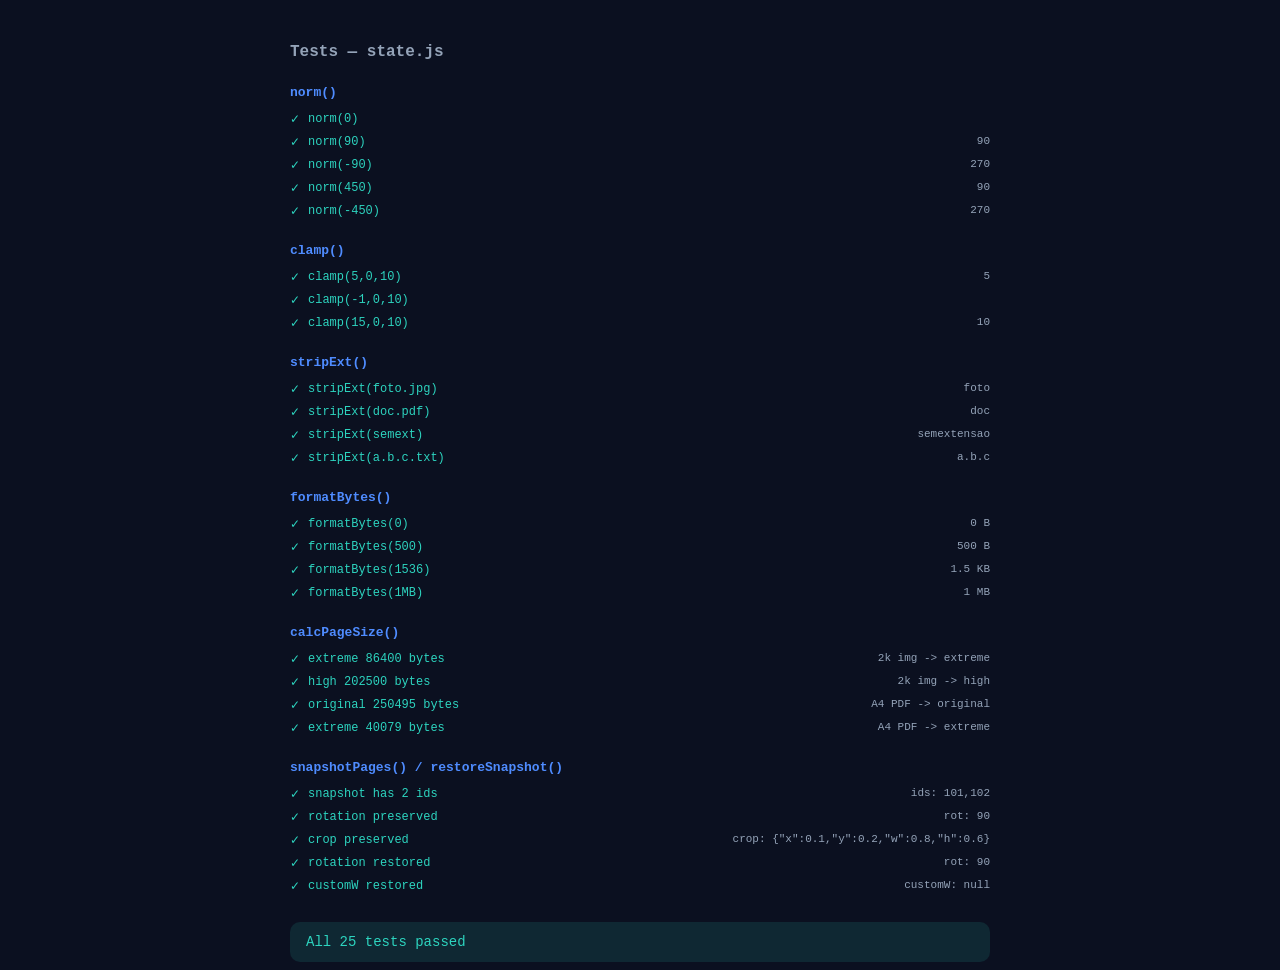
<file: tests/test.html>
<!DOCTYPE html>
<html lang="en">
<head>
  <meta charset="UTF-8" />
  <title>Tests — PDF Editor</title>
  <style>
    body { font-family: 'JetBrains Mono', monospace; background: #0b1020; color: #f8fafc; padding: 32px; max-width: 700px; margin: auto; }
    h1 { color: #94a3b8; font-size: 16px; margin-bottom: 24px; }
    .group { margin-bottom: 20px; }
    .group h2 { font-size: 13px; color: #4f8cff; margin: 0 0 8px; }
    .case { font-size: 12px; padding: 4px 0; display: flex; gap: 8px; }
    .case.pass { color: #2dd4bf; }
    .case.pass::before { content: '✓'; }
    .case.fail { color: #fb7185; }
    .case.fail::before { content: '✗'; }
    .case .msg { color: #94a3b8; margin-left: auto; font-size: 11px; }
    #summary { margin-top: 24px; padding: 12px 16px; border-radius: 10px; font-size: 14px; }
    #summary.pass { background: rgba(45,212,191,.12); color: #2dd4bf; }
    #summary.fail { background: rgba(251,113,133,.12); color: #fb7185; }
  </style>
</head>
<body>
  <h1>Tests — state.js</h1>
  <div id="output"></div>
  <div id="summary"></div>

  <script>
    var pdfjsLib = { GlobalWorkerOptions: {} };
  </script>
  <script src="../js/state.js"></script>
  <script>
    var results = [];
    var passed = 0;
    var failed = 0;

    function assert(condition, name, detail) {
      var ok = !!condition;
      results.push({ ok: ok, name: name, detail: detail || '' });
      ok ? passed++ : failed++;
    }

    function group(title) {
      var el = document.createElement('div');
      el.className = 'group';
      el.innerHTML = '<h2>' + title + '</h2>';
      document.getElementById('output').appendChild(el);
      return el;
    }

    function addCase(ok, name, detail) {
      var el = document.createElement('div');
      el.className = 'case ' + (ok ? 'pass' : 'fail');
      el.textContent = (ok ? '' : '') + name;
      if (detail) {
        var s = document.createElement('span');
        s.className = 'msg';
        s.textContent = detail;
        el.appendChild(s);
      }
      document.getElementById('output').lastChild.appendChild(el);
    }

    function test(name, fn) {
      try {
        var prevLength = results.length;
        fn();
        for (var i = prevLength; i < results.length; i++) {
          addCase(results[i].ok, results[i].name, results[i].detail);
        }
      } catch (e) {
        assert(false, name, e.message);
        addCase(false, name, e.message);
      }
    }

    // ════ norm ════
    var g = group('norm()');
    test('norm(0) = 0', function() { assert(norm(0) === 0, 'norm(0)', norm(0)); });
    test('norm(90) = 90', function() { assert(norm(90) === 90, 'norm(90)', norm(90)); });
    test('norm(-90) = 270', function() { assert(norm(-90) === 270, 'norm(-90)', norm(-90)); });
    test('norm(450) = 90', function() { assert(norm(450) === 90, 'norm(450)', norm(450)); });
    test('norm(-450) = 270', function() { assert(norm(-450) === 270, 'norm(-450)', norm(-450)); });

    // ════ clamp ════
    g = group('clamp()');
    test('clamp(5, 0, 10) = 5', function() { assert(clamp(5, 0, 10) === 5, 'clamp(5,0,10)', clamp(5,0,10)); });
    test('clamp(-1, 0, 10) = 0', function() { assert(clamp(-1, 0, 10) === 0, 'clamp(-1,0,10)', clamp(-1,0,10)); });
    test('clamp(15, 0, 10) = 10', function() { assert(clamp(15, 0, 10) === 10, 'clamp(15,0,10)', clamp(15,0,10)); });

    // ════ stripExt ════
    g = group('stripExt()');
    test('stripExt("foto.jpg") = "foto"', function() { assert(stripExt('foto.jpg') === 'foto', 'stripExt(foto.jpg)', stripExt('foto.jpg')); });
    test('stripExt("doc.pdf") = "doc"', function() { assert(stripExt('doc.pdf') === 'doc', 'stripExt(doc.pdf)', stripExt('doc.pdf')); });
    test('stripExt("semextensao") = "semextensao"', function() { assert(stripExt('semextensao') === 'semextensao', 'stripExt(semext)', stripExt('semextensao')); });
    test('stripExt("a.b.c.txt") = "a.b.c"', function() { assert(stripExt('a.b.c.txt') === 'a.b.c', 'stripExt(a.b.c.txt)', stripExt('a.b.c.txt')); });

    // ════ formatBytes ════
    g = group('formatBytes()');
    test('formatBytes(0) = "0 B"', function() { assert(formatBytes(0) === '0 B', 'formatBytes(0)', formatBytes(0)); });
    test('formatBytes(500) = "500 B"', function() { assert(formatBytes(500) === '500 B', 'formatBytes(500)', formatBytes(500)); });
    test('formatBytes(1536) = "1.5 KB"', function() { assert(formatBytes(1536) === '1.5 KB', 'formatBytes(1536)', formatBytes(1536)); });
    test('formatBytes(1048576) = "1 MB"', function() { assert(formatBytes(1048576) === '1 MB', 'formatBytes(1MB)', formatBytes(1048576)); });

    // ════ calcPageSize ════
    g = group('calcPageSize()');
    var mockPage = function(opts) { return Object.assign({ customW: null, customH: null, crop: null, type: 'image' }, opts); };

    var pImg2k = mockPage({ origW: 2000, origH: 1500 });
    test('calcPageSize(2k img, extreme)', function() {
      var sz = calcPageSize(pImg2k, 'extreme');
      assert(sz > 0 && sz < 900 * 900, 'extreme ' + Math.round(sz) + ' bytes', '2k img -> extreme');
    });
    test('calcPageSize(2k img, high)', function() {
      var sz = calcPageSize(pImg2k, 'high');
      assert(sz > 0, 'high ' + Math.round(sz) + ' bytes', '2k img -> high');
    });

    var pPDF = mockPage({ type: 'pdf', origW: 595, origH: 842 });
    test('calcPageSize(A4 PDF, original)', function() {
      var sz = calcPageSize(pPDF, 'original');
      assert(sz > 0, 'original ' + Math.round(sz) + ' bytes', 'A4 PDF -> original');
    });
    test('calcPageSize(A4 PDF, extreme)', function() {
      var sz = calcPageSize(pPDF, 'extreme');
      assert(sz > 0, 'extreme ' + Math.round(sz) + ' bytes', 'A4 PDF -> extreme');
    });

    // ════ snapshotPages + restoreSnapshot ════
    g = group('snapshotPages() / restoreSnapshot()');
    test('roundtrip preserves data', function() {
      pagePool.clear();
      pages.length = 0;
      var p1 = { id: 101, rotation: 90, customW: 800, customH: 600, crop: { x: 0.1, y: 0.2, w: 0.8, h: 0.6 }, origW: 1600, origH: 1200, label: 'test.png', type: 'image', thumbCanvas: null };
      var p2 = { id: 102, rotation: 0, customW: null, customH: null, crop: null, origW: 800, origH: 600, label: 'test2.png', type: 'image', thumbCanvas: null };
      pagePool.set(101, p1);
      pagePool.set(102, p2);
      pages = [p1, p2];

      var snap = snapshotPages();
      assert(snap.ids.length === 2, 'snapshot has 2 ids', 'ids: ' + snap.ids.join(','));
      assert(snap.meta[101].rotation === 90, 'rotation preserved', 'rot: ' + snap.meta[101].rotation);
      assert(snap.meta[101].crop !== null, 'crop preserved', 'crop: ' + JSON.stringify(snap.meta[101].crop));

      // mutate
      p1.rotation = 180;
      p2.customW = 500;
      restoreSnapshot(snap);

      assert(p1.rotation === 90, 'rotation restored', 'rot: ' + p1.rotation);
      assert(p2.customW === null, 'customW restored', 'customW: ' + p2.customW);
    });

    // ════ SUMMARY ════
    var sum = document.getElementById('summary');
    if (failed === 0) {
      sum.className = 'pass';
      sum.textContent = 'All ' + passed + ' tests passed';
    } else {
      sum.className = 'fail';
      sum.textContent = passed + ' passed, ' + failed + ' FAILED';
    }
  </script>
</body>
</html>
</file>
